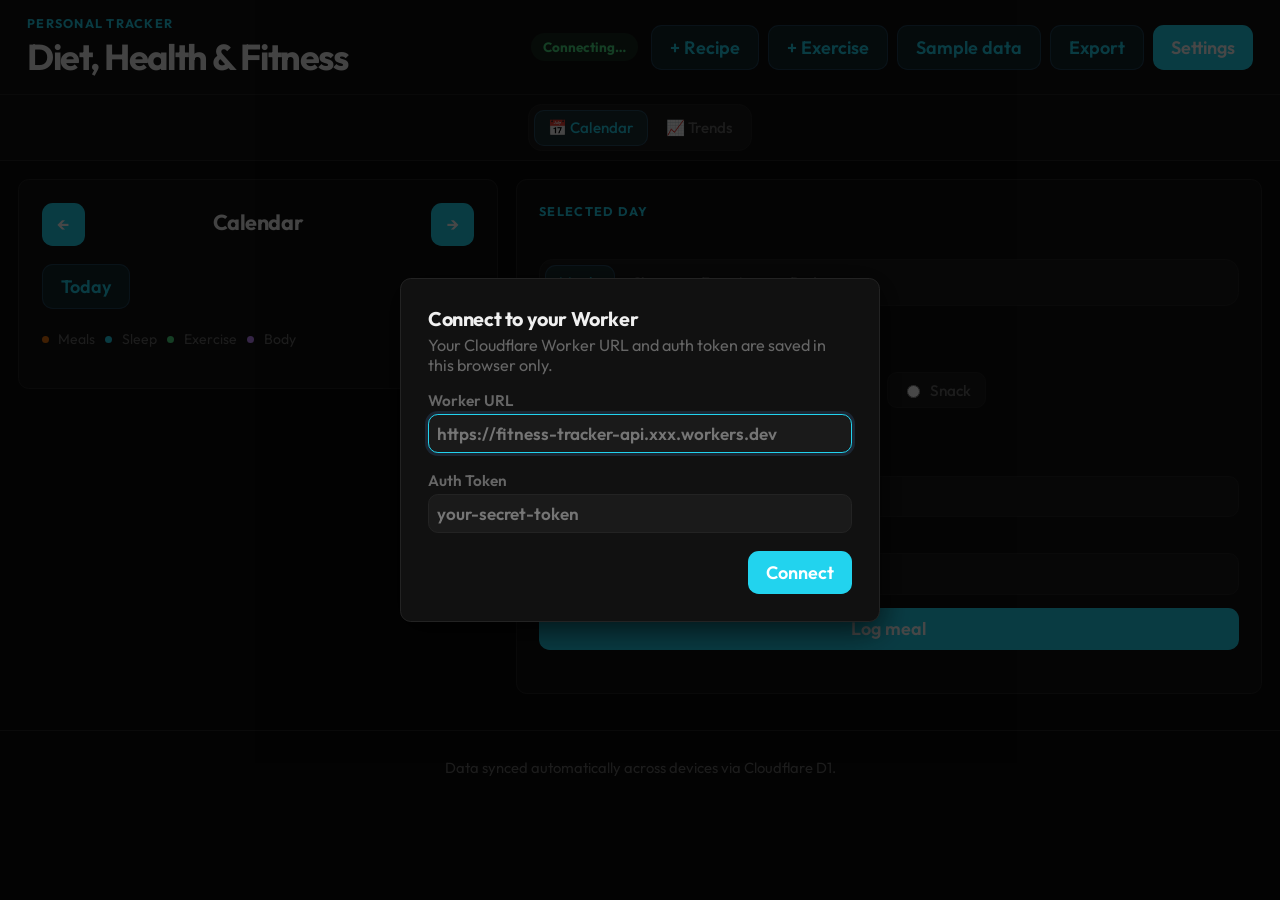
<file: index.html>
<!doctype html>
<html lang="en">
<head>
  <meta charset="utf-8" />
  <meta name="viewport" content="width=device-width, initial-scale=1" />
  <title>Fitness Tracker</title>
  <link rel="preconnect" href="https://fonts.googleapis.com" />
  <link rel="preconnect" href="https://fonts.gstatic.com" crossorigin />
  <link href="https://fonts.googleapis.com/css2?family=Outfit:wght@400;500;600;700&display=swap" rel="stylesheet" />
  <link rel="stylesheet" href="styles.css" />
</head>
<body>

  <header class="site-header">
    <div>
      <p class="eyebrow">Personal tracker</p>
      <h1>Diet, Health &amp; Fitness</h1>
    </div>
    <div class="header-right">
      <p id="dbStatus" class="status">Connecting…</p>
      <div class="db-controls">
        <button id="addRecipeBtn" type="button" class="secondary">+ Recipe</button>
        <button id="addExerciseLibBtn" type="button" class="secondary">+ Exercise</button>
        <button id="sampleDataBtn" type="button" class="secondary">Sample data</button>
        <button id="exportBtn" type="button" class="secondary">Export</button>
        <button id="settingsBtn" type="button">Settings</button>
      </div>
    </div>
  </header>

  <div class="view-switcher">
    <div class="segmented" role="group" aria-label="Top-level view">
      <button class="top-view-btn active" type="button" data-top-view="calendar">📅 Calendar</button>
      <button class="top-view-btn" type="button" data-top-view="trends">📈 Trends</button>
    </div>
  </div>

  <main>

    <!-- ── Calendar view ───────────────────────────────────────── -->
    <div id="calendarLayout" class="layout">

      <section class="panel calendar-panel" aria-labelledby="calendarHeading">
        <div class="calendar-topbar">
          <button id="prevMonthBtn" type="button" aria-label="Previous month">←</button>
          <div>
            <h2 id="calendarHeading">Calendar</h2>
            <p id="monthLabel" class="muted"></p>
          </div>
          <button id="nextMonthBtn" type="button" aria-label="Next month">→</button>
        </div>
        <div class="toolbar">
          <button id="todayBtn" type="button" class="secondary">Today</button>
        </div>
        <div id="legend" class="legend" aria-label="Calendar legend"></div>
        <div id="calendar" class="calendar" aria-label="Monthly calendar"></div>
      </section>

      <section class="panel details-panel" aria-labelledby="selectedDateHeading">
        <div class="details-header">
          <div>
            <p class="eyebrow">Selected day</p>
            <h2 id="selectedDateHeading"></h2>
          </div>
        </div>

        <div id="summaryCards" class="summary-cards"></div>

        <div class="tabs" role="tablist" aria-label="Entry forms">
          <button class="tab-btn active" type="button" data-tab="nutritionTab">Meals</button>
          <button class="tab-btn" type="button" data-tab="sleepTab">Sleep</button>
          <button class="tab-btn" type="button" data-tab="exerciseTab">Exercise</button>
          <button class="tab-btn" type="button" data-tab="bodyTab">Body</button>
        </div>

        <!-- ── Meals ──────────────────────────────────────────── -->
        <section id="nutritionTab" class="tab-section active" aria-labelledby="nutritionHeading">
          <h3 id="nutritionHeading">Add meal</h3>
          <form id="nutritionForm" class="grid-form">

            <div class="full-width">
              <span class="radio-group-label">Meal type</span>
              <div id="mealType" class="radio-group">
                <label class="radio-btn"><input type="radio" name="mealType" value="breakfast" checked /> Breakfast</label>
                <label class="radio-btn"><input type="radio" name="mealType" value="lunch" /> Lunch</label>
                <label class="radio-btn"><input type="radio" name="mealType" value="dinner" /> Dinner</label>
                <label class="radio-btn"><input type="radio" name="mealType" value="snack" /> Snack</label>
              </div>
            </div>

            <label class="checkbox-label">
              <input type="checkbox" id="nutritionIsCustom" />
              Custom entry
            </label>

            <!-- Recipe path (default) -->
            <div id="nutritionRecipeSection" class="full-width">
              <label>Recipe
                <div id="recipeSelectHost" class="searchable-host">
                  <input type="hidden" id="recipeSelect" />
                </div>
              </label>
            </div>

            <!-- Custom path (shown when nutritionIsCustom is checked) -->
            <div id="nutritionCustomSection" class="full-width" style="display:none">
              <div class="sub-grid">
                <label class="full-width">Name
                  <input id="nutritionName" type="text" placeholder="e.g. Oatmeal" />
                </label>
                <label>Calories / serving
                  <input id="mealCalories" type="number" min="0" step="1" value="0" />
                </label>
                <label>Protein (g)
                  <input id="mealProtein" type="number" min="0" step="0.1" value="0" />
                </label>
                <label>Carbs (g)
                  <input id="mealCarbs" type="number" min="0" step="0.1" value="0" />
                </label>
                <label>Fat (g)
                  <input id="mealFat" type="number" min="0" step="0.1" value="0" />
                </label>
              </div>
              <label class="checkbox-label" style="margin-top:0.6rem">
                <input type="checkbox" id="nutritionSaveToLib" />
                Save to recipe library
              </label>
            </div>

            <!-- Quantity (always shown) -->
            <div id="nutritionQuantitySection" class="full-width">
              <div id="nutritionQtyToggle" class="qty-toggle" style="display:none">
                <button type="button" id="qtyServingsBtn" class="qty-btn active">Servings</button>
                <button type="button" id="qtyGramsBtn" class="qty-btn">Grams</button>
              </div>
              <div id="nutritionServingsRow">
                <label>Servings
                  <input id="servings" type="number" min="0.01" step="0.01" value="1" />
                </label>
              </div>
              <div id="nutritionGramsRow" style="display:none">
                <label><span id="nutritionWeightUnitLabel">Grams</span>
                  <input id="nutritionGrams" type="number" min="0" step="0.1" />
                </label>
              </div>
            </div>

            <button type="submit" class="full-width">Log meal</button>
          </form>
          <div id="nutritionList" class="list"></div>
        </section>

        <!-- ── Sleep ─────────────────────────────────────────── -->
        <section id="sleepTab" class="tab-section" aria-labelledby="sleepHeading">
          <h3 id="sleepHeading">Log sleep</h3>
          <form id="sleepForm" class="grid-form">
            <label>Hours slept
              <input id="sleepHours" type="number" min="0" max="24" step="0.25" placeholder="7.5" required />
            </label>
            <button type="submit">Save sleep</button>
          </form>
          <div id="sleepList" class="list"></div>
        </section>

        <!-- ── Exercise ───────────────────────────────────────── -->
        <section id="exerciseTab" class="tab-section" aria-labelledby="exerciseHeading">
          <h3 id="exerciseHeading">Log exercise</h3>
          <form id="exerciseForm" class="grid-form">

            <label class="full-width">Exercise
              <div id="exerciseLibSelectHost" class="searchable-host">
                <input type="hidden" id="exerciseLibSelect" />
              </div>
            </label>

            <!-- Per-set section (shown when exercise allows sets/reps) -->
            <div id="exerciseSetsSection" class="full-width" style="display:none">
              <div class="sets-header">
                <span class="sets-label">Sets</span>
                <button type="button" id="addSetBtn" class="secondary">+ Add set</button>
              </div>
              <div id="setRows" class="set-rows"></div>
            </div>

            <!-- Distance (shown when exercise allows distance) -->
            <label id="exerciseDistanceRow" style="display:none">Distance (km)
              <input id="exerciseDistance" type="number" min="0" step="0.01" />
            </label>

            <button type="submit" class="full-width">Log exercise</button>
          </form>
          <div id="exerciseList" class="list"></div>
        </section>

        <!-- ── Body measurements ─────────────────────────────── -->
        <section id="bodyTab" class="tab-section" aria-labelledby="bodyHeading">
          <h3 id="bodyHeading">Body measurements</h3>
          <form id="bodyForm" class="grid-form">
            <label>Weight (lb)
              <input id="bodyWeight" type="number" min="0" step="0.1" placeholder="e.g. 175.5" />
            </label>
            <label>Waist (in)
              <input id="bodyWaist" type="number" min="0" step="0.1" placeholder="e.g. 32.5" />
            </label>
            <button type="submit" class="full-width">Save measurements</button>
          </form>
          <div id="bodyList" class="list"></div>
        </section>

      </section>
    </div>

    <!-- ── Trends view ─────────────────────────────────────────── -->
    <div id="trendsLayout" class="trends-layout" style="display:none">
      <div class="trends-controls">
        <div class="segmented" role="group" aria-label="Time range">
          <button class="range-btn" type="button" data-days="7">7 days</button>
          <button class="range-btn active" type="button" data-days="30">30 days</button>
          <button class="range-btn" type="button" data-days="90">90 days</button>
        </div>
      </div>
      <div id="chartsGrid" class="charts-grid"></div>
      <div class="chart-card chart-full" id="exerciseProgressCard">
        <div class="chart-card-header">
          <h3>Exercise Progress</h3>
          <select id="exerciseProgressSelect">
            <option value="">Pick an exercise…</option>
          </select>
        </div>
        <div id="exerciseProgressChart">
          <div class="chart-empty">Select an exercise above to see progress.</div>
        </div>
      </div>
    </div>

  </main>

  <footer class="site-footer">
    <p>Data synced automatically across devices via Cloudflare D1.</p>
  </footer>

  <!-- ── Recipe library modal ──────────────────────────────────── -->
  <dialog id="recipeModal">
    <div class="modal-header">
      <h2>Recipe Library</h2>
      <button type="button" id="recipeModalClose" class="modal-close" aria-label="Close">✕</button>
    </div>
    <form id="recipeForm" class="grid-form">
      <label class="full-width">Name
        <input id="recipeName" type="text" placeholder="e.g. Chicken rice bowl" required />
      </label>
      <label>Calories / serving
        <input id="recipeCalories" type="number" min="0" step="1" value="0" />
      </label>
      <label>Protein (g)
        <input id="recipeProtein" type="number" min="0" step="0.1" value="0" />
      </label>
      <label>Carbs (g)
        <input id="recipeCarbs" type="number" min="0" step="0.1" value="0" />
      </label>
      <label>Fat (g)
        <input id="recipeFat" type="number" min="0" step="0.1" value="0" />
      </label>
      <label class="checkbox-label full-width">
        <input type="checkbox" id="recipeAllowWeight" />
        Allow logging precise amounts (g / ml)
      </label>
      <div id="recipeGramsPerServingLabel" class="full-width" style="display:none">
        <div class="sub-grid" style="grid-template-columns:1fr auto">
          <label>Amount per serving
            <input id="recipeGramsPerServing" type="number" min="0.1" step="0.1" />
          </label>
          <label>Unit
            <select id="recipeWeightUnit">
              <option value="g">g (grams)</option>
              <option value="ml">ml (millilitres)</option>
            </select>
          </label>
        </div>
      </div>
      <button type="submit">Save recipe</button>
    </form>
    <div id="recipeList" class="list modal-list"></div>
  </dialog>

  <!-- ── Exercise library modal ────────────────────────────────── -->
  <dialog id="exerciseLibModal">
    <div class="modal-header">
      <h2>Exercise Library</h2>
      <button type="button" id="exerciseLibModalClose" class="modal-close" aria-label="Close">✕</button>
    </div>
    <form id="exerciseLibForm" class="grid-form">
      <label>Name
        <input id="exerciseLibName" type="text" placeholder="e.g. Bench press" required />
      </label>
      <label>Type
        <select id="exerciseLibType">
          <option value="weight">Weight-based (lb)</option>
          <option value="time">Time-based (min)</option>
          <option value="bodyweight">Body-weight (reps only)</option>
        </select>
      </label>
      <label class="checkbox-label full-width">
        <input type="checkbox" id="exerciseLibAllowSetsReps" checked />
        Track sets &amp; reps
      </label>
      <label class="checkbox-label">
        <input type="checkbox" id="exerciseLibAllowDistance" />
        Track distance
      </label>
      <button type="submit">Save exercise</button>
    </form>
    <div id="exerciseLibList" class="list modal-list"></div>
  </dialog>

  <script src="app.js"></script>
</body>
</html>
</file>
<file: styles.css>
:root {
  font-size: 18px;

  --bg:           #0a0a0a;
  --panel:        #111111;
  --panel-strong: #1a1a1a;
  --text:         #f0f0f0;
  --muted:        #666666;
  --border:       #232323;
  --accent:       #22d3ee;
  --accent-dark:  #0891b2;
  --accent-sub:   rgba(34, 211, 238, 0.12);
  --danger:       #f87171;
  --danger-bg:    rgba(248, 113, 113, 0.12);
  --success:      #4ade80;
  --success-bg:   rgba(74, 222, 128, 0.12);
  --shadow:       0 8px 32px rgba(0, 0, 0, 0.7);
  --radius:       0.6rem;

  /* Dot colours */
  --dot-nutrition: #e8710a;
  --dot-sleep:     #22d3ee;
  --dot-exercise:  #4ade80;
  --dot-body:      #c084fc;
}

* { box-sizing: border-box; }

body {
  margin: 0;
  font-family: 'Outfit', ui-sans-serif, system-ui, -apple-system, sans-serif;
  background: var(--bg);
  color: var(--text);
  min-height: 100vh;
}

button, input, select, textarea { font: inherit; }

/* ── Typography ─────────────────────────────────────────────── */
h1, h2, h3, p { margin-top: 0; }

h1 {
  font-size: clamp(1.4rem, 3vw, 2rem);
  margin-bottom: 0;
  letter-spacing: -0.04em;
}

h2 { margin-bottom: 0.25rem; letter-spacing: -0.02em; font-size: 1.2rem; }

h3 {
  margin-bottom: 0.85rem;
  font-size: 0.78rem;
  color: var(--muted);
  font-weight: 700;
  text-transform: uppercase;
  letter-spacing: 0.08em;
}

.eyebrow {
  color: var(--accent);
  font-weight: 700;
  letter-spacing: 0.1em;
  text-transform: uppercase;
  font-size: 0.7rem;
  margin-bottom: 0.15rem;
}

.muted { color: var(--muted); margin-bottom: 0; }

/* ── Buttons ────────────────────────────────────────────────── */
button {
  border: 0;
  border-radius: 0.6rem;
  background: var(--accent);
  color: #fff;
  padding: 0.55rem 1rem;
  font-weight: 600;
  cursor: pointer;
  transition: opacity 120ms ease, transform 120ms ease;
  white-space: nowrap;
}

button:hover { opacity: 0.82; transform: translateY(-1px); }
button:active { transform: none; }
button:disabled { opacity: 0.35; cursor: not-allowed; transform: none; }

button.secondary {
  background: var(--accent-sub);
  color: var(--accent);
  border: 1px solid rgba(88, 166, 255, 0.22);
}

button.icon-danger {
  background: transparent;
  box-shadow: none;
  color: var(--danger);
  padding: 0.3rem 0.55rem;
  border: 1px solid rgba(248, 81, 73, 0.3);
  border-radius: 0.5rem;
  font-size: 0.8rem;
}

button.icon-edit {
  background: transparent;
  color: var(--accent);
  padding: 0.3rem 0.55rem;
  border: 1px solid rgba(88, 166, 255, 0.3);
  border-radius: 0.5rem;
  font-size: 0.8rem;
}

/* ── Header ─────────────────────────────────────────────────── */
.site-header {
  display: flex;
  align-items: center;
  justify-content: space-between;
  gap: 1rem;
  padding: 0.85rem 1.5rem;
  border-bottom: 1px solid var(--border);
  background: var(--panel);
  flex-wrap: wrap;
}

.header-right {
  display: flex;
  align-items: center;
  gap: 0.75rem;
  flex-wrap: wrap;
}

.db-controls {
  display: flex;
  gap: 0.5rem;
  flex-wrap: wrap;
}

/* ── Status pill ─────────────────────────────────────────────── */
.status {
  display: inline-block;
  border-radius: 99px;
  background: var(--success-bg);
  color: var(--success);
  padding: 0.28rem 0.65rem;
  font-weight: 700;
  font-size: 0.75rem;
  margin: 0;
  white-space: nowrap;
}

.status.warn { background: rgba(240, 160, 0, 0.15); color: #f0a800; }

/* ── View switcher bar ───────────────────────────────────────── */
.view-switcher {
  border-bottom: 1px solid var(--border);
  background: var(--panel);
  padding: 0.5rem 1.5rem;
  display: flex;
  justify-content: center;
}

.top-view-btn {
  background: transparent;
  color: var(--muted);
  border: none;
  border-radius: 0.55rem;
  padding: 0.45rem 1.1rem;
  font-weight: 600;
  font-size: 0.9rem;
}

.top-view-btn.active {
  background: var(--accent-sub);
  color: var(--accent);
}

/* ── Segmented controls & tabs ──────────────────────────────── */
.segmented, .tabs {
  display: flex;
  flex-wrap: wrap;
  gap: 0.25rem;
  padding: 0.25rem;
  border-radius: 0.75rem;
  background: var(--panel-strong);
  border: 1px solid var(--border);
}

.segmented button, .tabs button {
  background: transparent;
  color: var(--muted);
  border: none;
  padding: 0.42rem 0.75rem;
  font-size: 0.84rem;
  font-weight: 500;
}

.segmented button.active, .tabs button.active {
  background: var(--accent-sub);
  color: var(--accent);
  border: 1px solid rgba(88, 166, 255, 0.25);
}

.tabs { margin: 1rem 0 0; }

/* ── Main layout ─────────────────────────────────────────────── */
main {
  width: min(1280px, calc(100% - 2rem));
  margin: 0 auto;
  padding: 1rem 0;
}

.layout {
  display: grid;
  grid-template-columns: minmax(300px, 0.9fr) minmax(400px, 1.4fr);
  gap: 1rem;
  align-items: start;
}

/* ── Panel ───────────────────────────────────────────────────── */
.panel {
  background: var(--panel);
  border: 1px solid var(--border);
  border-radius: var(--radius);
  padding: 1.25rem;
}

.calendar-panel { position: sticky; top: 7.5rem; }

/* ── Calendar ────────────────────────────────────────────────── */
.calendar-topbar, .details-header, .toolbar {
  display: flex;
  align-items: center;
  justify-content: space-between;
  gap: 1rem;
}

.calendar-topbar button { width: 2.4rem; height: 2.4rem; padding: 0; }

.toolbar { margin: 1rem 0; }

/* Dot legend */
.legend {
  min-height: 1.4rem;
  display: flex;
  align-items: center;
  gap: 0.55rem;
  flex-wrap: wrap;
  color: var(--muted);
  font-size: 0.78rem;
  margin-bottom: 0.75rem;
}

/* ── Calendar grid ───────────────────────────────────────────── */
.calendar {
  display: grid;
  grid-template-columns: repeat(7, minmax(0, 1fr));
  gap: 0.3rem;
}

.weekday {
  text-align: center;
  font-size: 0.68rem;
  color: var(--muted);
  font-weight: 700;
  text-transform: uppercase;
  letter-spacing: 0.05em;
  padding-bottom: 0.3rem;
}

.day-cell {
  min-height: 3.6rem;
  border-radius: 0.6rem;
  padding: 0.4rem 0.35rem;
  border: 1px solid transparent;
  cursor: pointer;
  display: flex;
  flex-direction: column;
  align-items: flex-start;
  justify-content: space-between;
  background: var(--panel-strong);
  transition: transform 120ms ease, border-color 120ms ease;
}

.day-cell:hover:not(.empty):not(.disabled) {
  transform: translateY(-1px);
  border-color: var(--border);
}

.day-cell.empty { visibility: hidden; pointer-events: none; }

.day-cell.disabled {
  opacity: 0.25;
  pointer-events: none;
  cursor: default;
}

.day-cell.today    { border: 1px dashed var(--accent) !important; }
.day-cell.selected { border: 2px solid var(--accent) !important; }

.day-number { font-weight: 700; font-size: 0.8rem; line-height: 1; }

/* ── Day dots ────────────────────────────────────────────────── */
.day-dots {
  display: flex;
  gap: 3px;
  flex-wrap: wrap;
  align-items: center;
  min-height: 8px;
}

.dot {
  width: 7px;
  height: 7px;
  border-radius: 50%;
  flex-shrink: 0;
}

.dot-nutrition { background: var(--dot-nutrition); }
.dot-sleep     { background: var(--dot-sleep); }
.dot-exercise  { background: var(--dot-exercise); }
.dot-body      { background: var(--dot-body); }

/* ── Summary cards ───────────────────────────────────────────── */
.summary-cards {
  display: grid;
  grid-template-columns: repeat(4, minmax(0, 1fr));
  gap: 0.55rem;
  margin: 1rem 0;
}

.summary-card {
  border-radius: 0.75rem;
  border: 1px solid var(--border);
  padding: 0.8rem;
  background: var(--panel-strong);
}

.summary-card span {
  display: block;
  color: var(--muted);
  font-size: 0.68rem;
  font-weight: 700;
  text-transform: uppercase;
  letter-spacing: 0.06em;
  margin-bottom: 0.2rem;
}

.summary-card strong { font-size: 1.05rem; display: block; line-height: 1.3; }
.summary-card small  { font-size: 0.74rem; color: var(--muted); }

.summary-card--ring { position: relative; }

.ring-header {
  display: flex;
  align-items: center;
  justify-content: space-between;
  margin-bottom: 0.15rem;
}
.ring-header span { margin-bottom: 0; }

.ring-goal-btn {
  background: none;
  border: none;
  color: var(--muted);
  cursor: pointer;
  padding: 0;
  font-size: 0.7rem;
  line-height: 1;
  transition: color 0.15s;
}
.ring-goal-btn:hover { color: var(--text); }

.ring-wrap { position: relative; margin: 0.15rem 0 0; }
.ring-svg  { display: block; width: 100%; }

.ring-center {
  position: absolute;
  inset: 0;
  display: flex;
  flex-direction: column;
  align-items: center;
  justify-content: center;
  pointer-events: none;
}
.ring-center strong { font-size: 0.88rem; line-height: 1.2; }
.ring-center small  { font-size: 0.62rem; color: var(--muted); }

.goal-popover {
  position: absolute;
  top: calc(100% + 4px);
  left: 0;
  right: 0;
  z-index: 20;
  background: var(--panel-strong);
  border: 1px solid var(--border);
  border-radius: var(--radius);
  padding: 0.45rem;
  display: flex;
  gap: 0.35rem;
  box-shadow: var(--shadow);
}
.goal-popover input { flex: 1; min-width: 0; }

/* ── Tab sections ────────────────────────────────────────────── */
.tab-section { display: none; padding-top: 0.5rem; }
.tab-section.active { display: block; }

/* ── Forms ───────────────────────────────────────────────────── */
.grid-form {
  display: grid;
  grid-template-columns: repeat(2, minmax(0, 1fr));
  gap: 0.7rem;
  align-items: end;
  margin-bottom: 1.1rem;
}

/* Nested grid inside full-width containers */
.sub-grid {
  display: grid;
  grid-template-columns: repeat(2, minmax(0, 1fr));
  gap: 0.6rem;
}

label {
  display: grid;
  gap: 0.3rem;
  color: var(--muted);
  font-size: 0.8rem;
  font-weight: 600;
}

/* Checkbox labels — row instead of column */
label.checkbox-label {
  display: flex;
  flex-direction: row;
  align-items: center;
  gap: 0.5rem;
  cursor: pointer;
  color: var(--text);
  font-weight: 500;
  font-size: 0.85rem;
}

label.checkbox-label input[type="checkbox"] {
  width: auto;
  accent-color: var(--accent);
  cursor: pointer;
}

/* Meal type radio group */
.radio-group-label {
  display: block;
  color: var(--muted);
  font-size: 0.8rem;
  font-weight: 600;
  margin-bottom: 0.3rem;
}

.radio-group {
  display: flex;
  flex-wrap: wrap;
  gap: 0.4rem;
}

.radio-btn {
  display: flex;
  flex-direction: row;
  align-items: center;
  gap: 0.4rem;
  cursor: pointer;
  color: var(--muted);
  font-weight: 500;
  font-size: 0.85rem;
  border: 1px solid var(--border);
  border-radius: 0.55rem;
  padding: 0.42rem 0.75rem;
  background: var(--panel-strong);
  transition: color 0.12s, border-color 0.12s, background 0.12s;
}

.radio-btn input[type="radio"] {
  width: auto;
  accent-color: var(--accent);
  cursor: pointer;
}

.radio-btn:has(input:checked) {
  color: var(--accent);
  border-color: rgba(88, 166, 255, 0.35);
  background: var(--accent-sub);
}

input, select, textarea {
  width: 100%;
  border: 1px solid var(--border);
  border-radius: 0.55rem;
  background: var(--panel-strong);
  color: var(--text);
  padding: 0.6rem 0.7rem;
  outline: none;
}

input:focus, select:focus, textarea:focus {
  border-color: var(--accent);
  box-shadow: 0 0 0 3px rgba(88, 166, 255, 0.14);
}

select option { background: var(--panel-strong); color: var(--text); }

.full-width { grid-column: 1 / -1; }
.grid-form button[type="submit"] { justify-self: start; }
.grid-form button.full-width     { justify-self: stretch; }

/* ── Searchable select ───────────────────────────────────────── */
.searchable-host { position: relative; }

.searchable-input {
  width: 100%;
  border: 1px solid var(--border);
  border-radius: 0.55rem;
  background: var(--panel-strong);
  color: var(--text);
  padding: 0.6rem 0.7rem;
  outline: none;
  cursor: text;
}

.searchable-input:focus {
  border-color: var(--accent);
  box-shadow: 0 0 0 3px rgba(88, 166, 255, 0.14);
}

.searchable-dropdown {
  display: none;
  position: absolute;
  top: calc(100% + 4px);
  left: 0;
  right: 0;
  background: var(--panel-strong);
  border: 1px solid var(--border);
  border-radius: 0.55rem;
  max-height: 220px;
  overflow-y: auto;
  z-index: 200;
  box-shadow: 0 8px 24px rgba(0, 0, 0, 0.4);
}

.searchable-dropdown.open { display: block; }

.searchable-option {
  padding: 0.5rem 0.75rem;
  cursor: pointer;
  font-size: 0.86rem;
  color: var(--text);
  border-radius: 0;
}

.searchable-option:hover,
.searchable-option.focused { background: var(--accent-sub); color: var(--accent); }

.searchable-option.selected { color: var(--accent); font-weight: 600; }

.searchable-empty {
  padding: 0.6rem 0.75rem;
  font-size: 0.84rem;
  color: var(--muted);
}

/* ── Servings / Grams toggle ─────────────────────────────────── */
.qty-toggle {
  display: flex;
  border: 1px solid var(--border);
  border-radius: 0.55rem;
  overflow: hidden;
  width: fit-content;
  margin-bottom: 0.55rem;
}

.qty-btn {
  background: transparent;
  color: var(--muted);
  border: none;
  border-radius: 0;
  padding: 0.32rem 0.85rem;
  font-size: 0.82rem;
  font-weight: 500;
}

.qty-btn.active {
  background: var(--accent-sub);
  color: var(--accent);
}

/* ── Exercise set rows ───────────────────────────────────────── */
.sets-header {
  display: flex;
  align-items: center;
  justify-content: space-between;
  margin-bottom: 0.5rem;
}

.sets-label {
  font-size: 0.8rem;
  font-weight: 700;
  color: var(--muted);
  text-transform: uppercase;
  letter-spacing: 0.06em;
}

.sets-header button {
  padding: 0.3rem 0.7rem;
  font-size: 0.8rem;
}

.set-rows {
  display: grid;
  gap: 0.4rem;
}

.set-row {
  display: flex;
  align-items: flex-end;
  gap: 0.5rem;
  background: var(--panel-strong);
  border: 1px solid var(--border);
  border-radius: 0.55rem;
  padding: 0.55rem 0.65rem;
}

.set-num {
  font-size: 0.75rem;
  font-weight: 700;
  color: var(--muted);
  min-width: 2.6rem;
  padding-bottom: 0.65rem; /* align with input baseline */
}

.set-row label {
  flex: 1;
  min-width: 70px;
}

.set-row .remove-set-btn {
  padding: 0.28rem 0.5rem;
  font-size: 1rem;
  line-height: 1;
  border-radius: 0.4rem;
  margin-bottom: 0.05rem;
}

/* ── Set display in record list ──────────────────────────────── */
.set-list {
  display: flex;
  flex-wrap: wrap;
  gap: 0.3rem;
  margin-top: 0.4rem;
}

.set-badge {
  font-size: 0.74rem;
  background: var(--panel);
  border: 1px solid var(--border);
  border-radius: 0.4rem;
  padding: 0.15rem 0.45rem;
  color: var(--muted);
}

/* ── Records list ────────────────────────────────────────────── */
.list { display: grid; gap: 0.5rem; }

.empty-state {
  color: var(--muted);
  border: 1px dashed var(--border);
  border-radius: 0.65rem;
  padding: 0.9rem;
  font-size: 0.88rem;
}

.record {
  display: flex;
  justify-content: space-between;
  gap: 1rem;
  align-items: flex-start;
  border: 1px solid var(--border);
  background: var(--panel-strong);
  border-radius: 0.65rem;
  padding: 0.8rem;
}

.record-actions {
  display: flex;
  flex-direction: column;
  gap: 0.3rem;
  flex-shrink: 0;
}

.record h4 { margin: 0 0 0.2rem; font-size: 0.9rem; }
.record p  { margin-bottom: 0.15rem; color: var(--muted); }
.record-meta { font-size: 0.8rem; }
.record-meta.sets-summary { color: var(--text); font-variant-numeric: tabular-nums; }

/* ── Meal groups (collapsible) ───────────────────────────────── */
.meal-group {
  border: 1px solid var(--border);
  border-radius: 0.65rem;
  background: var(--panel-strong);
  overflow: hidden;
}

.meal-group-summary {
  display: flex;
  align-items: baseline;
  justify-content: space-between;
  gap: 0.75rem;
  padding: 0.65rem 0.8rem;
  cursor: pointer;
  user-select: none;
  list-style: none;
}
.meal-group-summary::-webkit-details-marker { display: none; }
.meal-group-summary::marker { display: none; }

.meal-group-summary::before {
  content: "▶";
  font-size: 0.6rem;
  color: var(--muted);
  flex-shrink: 0;
  transition: transform 0.15s;
  margin-right: 0.3rem;
}
.meal-group[open] > .meal-group-summary::before { transform: rotate(90deg); }
.meal-group[open] > .meal-group-summary { border-bottom: 1px solid var(--border); }

.meal-group-name {
  font-size: 0.88rem;
  font-weight: 600;
  color: var(--text);
}

.meal-group-meta {
  font-size: 0.74rem;
  color: var(--muted);
  text-align: right;
  flex: 1;
}

.meal-group-items { display: grid; }

.meal-group-item {
  border: none;
  border-radius: 0;
  border-bottom: 1px solid var(--border);
  background: transparent;
}
.meal-group-item:last-child { border-bottom: none; }

/* ── Trends view ─────────────────────────────────────────────── */
.trends-layout {
  display: flex;
  flex-direction: column;
  gap: 1rem;
}

.trends-controls { display: flex; justify-content: flex-end; }

.range-btn {
  background: transparent;
  color: var(--muted);
  border: none;
  padding: 0.4rem 0.85rem;
  font-size: 0.84rem;
  font-weight: 500;
  border-radius: 0.5rem;
}

.range-btn.active {
  background: var(--accent-sub);
  color: var(--accent);
  border: 1px solid rgba(88, 166, 255, 0.25);
}

.charts-grid {
  display: grid;
  grid-template-columns: repeat(2, minmax(0, 1fr));
  gap: 1rem;
}

.chart-card {
  background: var(--panel);
  border: 1px solid var(--border);
  border-radius: var(--radius);
  padding: 1.1rem;
}

.chart-full { grid-column: 1 / -1; }

.chart-card-header {
  display: flex;
  align-items: center;
  justify-content: space-between;
  gap: 1rem;
  margin-bottom: 0.75rem;
}

.chart-card-header h3 { margin-bottom: 0; }

.chart-card-header select {
  width: auto;
  min-width: 170px;
  font-size: 0.84rem;
  padding: 0.38rem 0.6rem;
}

/* ── SVG line charts ─────────────────────────────────────────── */
.line-chart { width: 100%; height: auto; display: block; overflow: visible; }

.dot-point { cursor: crosshair; transition: r 0.1s; }
.dot-point:hover { r: 7.5; }

.bar-segment { cursor: default; transition: opacity 0.1s; }
.bar-segment:hover { opacity: 0.8; }

.macro-seg { cursor: default; transition: stroke-width 0.12s; }

.dot-chart-wrap { position: relative; }
.dot-tooltip {
  position: absolute;
  background: var(--panel-strong);
  border: 1px solid var(--border);
  color: var(--text);
  font-size: 0.78rem;
  padding: 0.25rem 0.55rem;
  border-radius: 5px;
  pointer-events: none;
  white-space: nowrap;
  z-index: 10;
  box-shadow: 0 2px 8px rgba(0,0,0,0.4);
}

.chart-axis { stroke: var(--border); stroke-width: 1; }
.chart-grid { stroke: var(--border); stroke-width: 0.5; stroke-dasharray: 3 3; }
.chart-tick { fill: var(--muted); font-size: 12px; font-family: inherit; }

.chart-empty {
  color: var(--muted);
  font-size: 0.88rem;
  padding: 2.5rem 0;
  text-align: center;
}

/* ── Modals ──────────────────────────────────────────────────── */
dialog {
  border: 1px solid var(--border);
  border-radius: var(--radius);
  background: var(--panel);
  color: var(--text);
  padding: 1.4rem;
  max-width: 580px;
  width: calc(100% - 2rem);
  max-height: 88vh;
  overflow-y: auto;
  box-shadow: var(--shadow);
}

dialog::backdrop { background: rgba(0, 0, 0, 0.72); }

.modal-header {
  display: flex;
  align-items: center;
  justify-content: space-between;
  margin-bottom: 1.1rem;
}

.modal-header h2 { margin: 0; font-size: 1.1rem; }

.modal-close {
  background: transparent;
  border: 1px solid var(--border);
  color: var(--muted);
  padding: 0.2rem 0.5rem;
  font-size: 1.1rem;
  line-height: 1;
  border-radius: 0.4rem;
}

.modal-list {
  max-height: 300px;
  overflow-y: auto;
  display: grid;
  gap: 0.5rem;
  margin-top: 1rem;
}

/* Config modal (injected by JS) */
#configModal {
  border: 1px solid var(--border);
  border-radius: var(--radius);
  background: var(--panel);
  color: var(--text);
  padding: 1.5rem;
  max-width: 480px;
  width: 90%;
  box-shadow: var(--shadow);
}
#configModal::backdrop { background: rgba(0,0,0,0.72); }
#configModal h2 { margin-top: 0; font-size: 1.1rem; }
#configModal p  { margin-top: 0; color: var(--muted); font-size: 0.9rem; }
#configModal label {
  display: flex;
  flex-direction: column;
  gap: 4px;
  margin-bottom: 1rem;
  font-size: 0.85rem;
  font-weight: 600;
  color: var(--muted);
}
#configModal input { padding: 8px; font-size: 0.95rem; }
.config-actions { display: flex; gap: 0.5rem; justify-content: flex-end; margin-top: 1rem; }

/* ── Footer ──────────────────────────────────────────────────── */
.site-footer {
  text-align: center;
  padding: 1.5rem;
  color: var(--muted);
  font-size: 0.82rem;
  border-top: 1px solid var(--border);
  margin-top: 1rem;
}

/* ── Responsive ──────────────────────────────────────────────── */
@media (max-width: 960px) {
  .layout { grid-template-columns: 1fr; }
  .calendar-panel { position: static; }
  .summary-cards { grid-template-columns: repeat(2, 1fr); }
  .charts-grid { grid-template-columns: 1fr; }
  .chart-full { grid-column: 1; }
}

@media (max-width: 640px) {
  main { width: calc(100% - 1rem); }
  .site-header { padding: 0.75rem 1rem; }
  .view-switcher { padding: 0.4rem 1rem; }
  .panel { padding: 1rem; border-radius: 0.75rem; }
  .calendar { gap: 0.2rem; }
  .day-cell { min-height: 3rem; border-radius: 0.45rem; padding: 0.3rem 0.25rem; }
  .day-number { font-size: 0.72rem; }
  .dot { width: 5px; height: 5px; }
  .day-dots { gap: 2px; }
  .grid-form, .sub-grid, .summary-cards { grid-template-columns: 1fr; }
  .db-controls { gap: 0.35rem; }
  .db-controls button { padding: 0.45rem 0.65rem; font-size: 0.8rem; }
}
</file>
